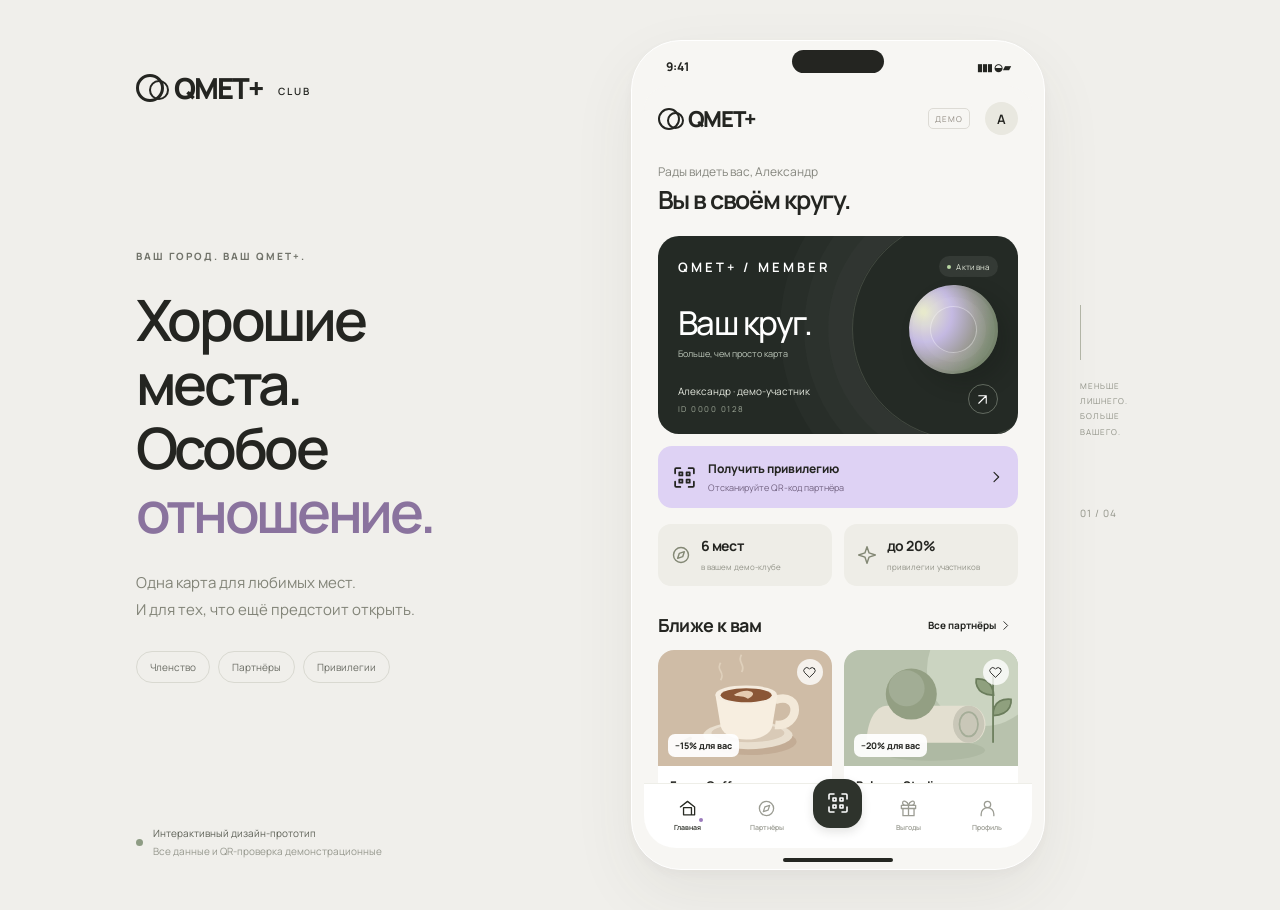
<file: index.html>
<!doctype html>
<html lang="ru">
<head>
<meta charset="utf-8"><meta name="viewport" content="width=device-width, initial-scale=1, viewport-fit=cover"><meta name="theme-color" content="#f6f5f2">
<title>QMET+ — клубная карта</title><meta name="description" content="Интерактивный дизайн-прототип клуба QMET+. Членство, партнёры, привилегии и демонстрационная QR-проверка.">
<link rel="stylesheet" href="styles.css"><link rel="icon" type="image/svg+xml" href="favicon.svg">
</head>
<body>
<div class="presentation">
  <aside class="intro">
    <div class="wordmark"><span class="brand-symbol"></span>QMET+<span class="small-label">CLUB</span></div>
    <div class="intro-body"><div class="eyebrow">ВАШ ГОРОД. ВАШ QMET+.</div><h1>Хорошие места.<br>Особое<br><span>отношение.</span></h1><p>Одна карта для любимых мест.<br>И для тех, что ещё предстоит открыть.</p>
    <div class="intro-tags"><span>Членство</span><span>Партнёры</span><span>Привилегии</span></div></div>
    <div class="intro-footer"><span class="tiny-circle"></span><div>Интерактивный дизайн-прототип<br><span>Все данные и QR-проверка демонстрационные</span></div></div>
  </aside>
  <div class="device-shell">
    <div class="device-top" aria-hidden="true"><span>9:41</span><div class="device-island"></div><span class="device-signals">▮▮▮ &nbsp;◒ ▰</span></div>
    <div class="app" id="app">
      <header class="app-header"><button class="app-logo" data-action="nav" data-tab="home" aria-label="QMET+, главная"><span class="brand-symbol"></span>QMET+</button><span class="demo-badge">ДЕМО</span><button class="avatar" data-action="nav" data-tab="profile" aria-label="Профиль участника">А</button></header>
      <main id="content" tabindex="-1"></main>
      <nav class="bottom-nav" aria-label="Основная навигация">
        <button class="nav-item active" data-action="nav" data-tab="home"><span data-icon="home"></span><span>Главная</span></button>
        <button class="nav-item" data-action="nav" data-tab="partners"><span data-icon="compass"></span><span>Партнёры</span></button>
        <button class="nav-item scan-nav" data-action="scan" aria-label="Сканировать QR партнёра"><span data-icon="scan"></span></button>
        <button class="nav-item" data-action="nav" data-tab="benefits"><span data-icon="gift"></span><span>Выгоды</span></button>
        <button class="nav-item" data-action="nav" data-tab="profile"><span data-icon="user"></span><span>Профиль</span></button>
      </nav>
      <div id="modal-root"></div><div class="toast" id="toast" role="status"></div>
    </div>
    <div class="home-indicator" aria-hidden="true"></div>
  </div>
  <aside class="side-note"><span class="side-line"></span><span>МЕНЬШЕ ЛИШНЕГО.<br>БОЛЬШЕ ВАШЕГО.</span><div class="side-number">01 / 04</div></aside>
</div>
<script src="app.js"></script>
</body></html>
</file>
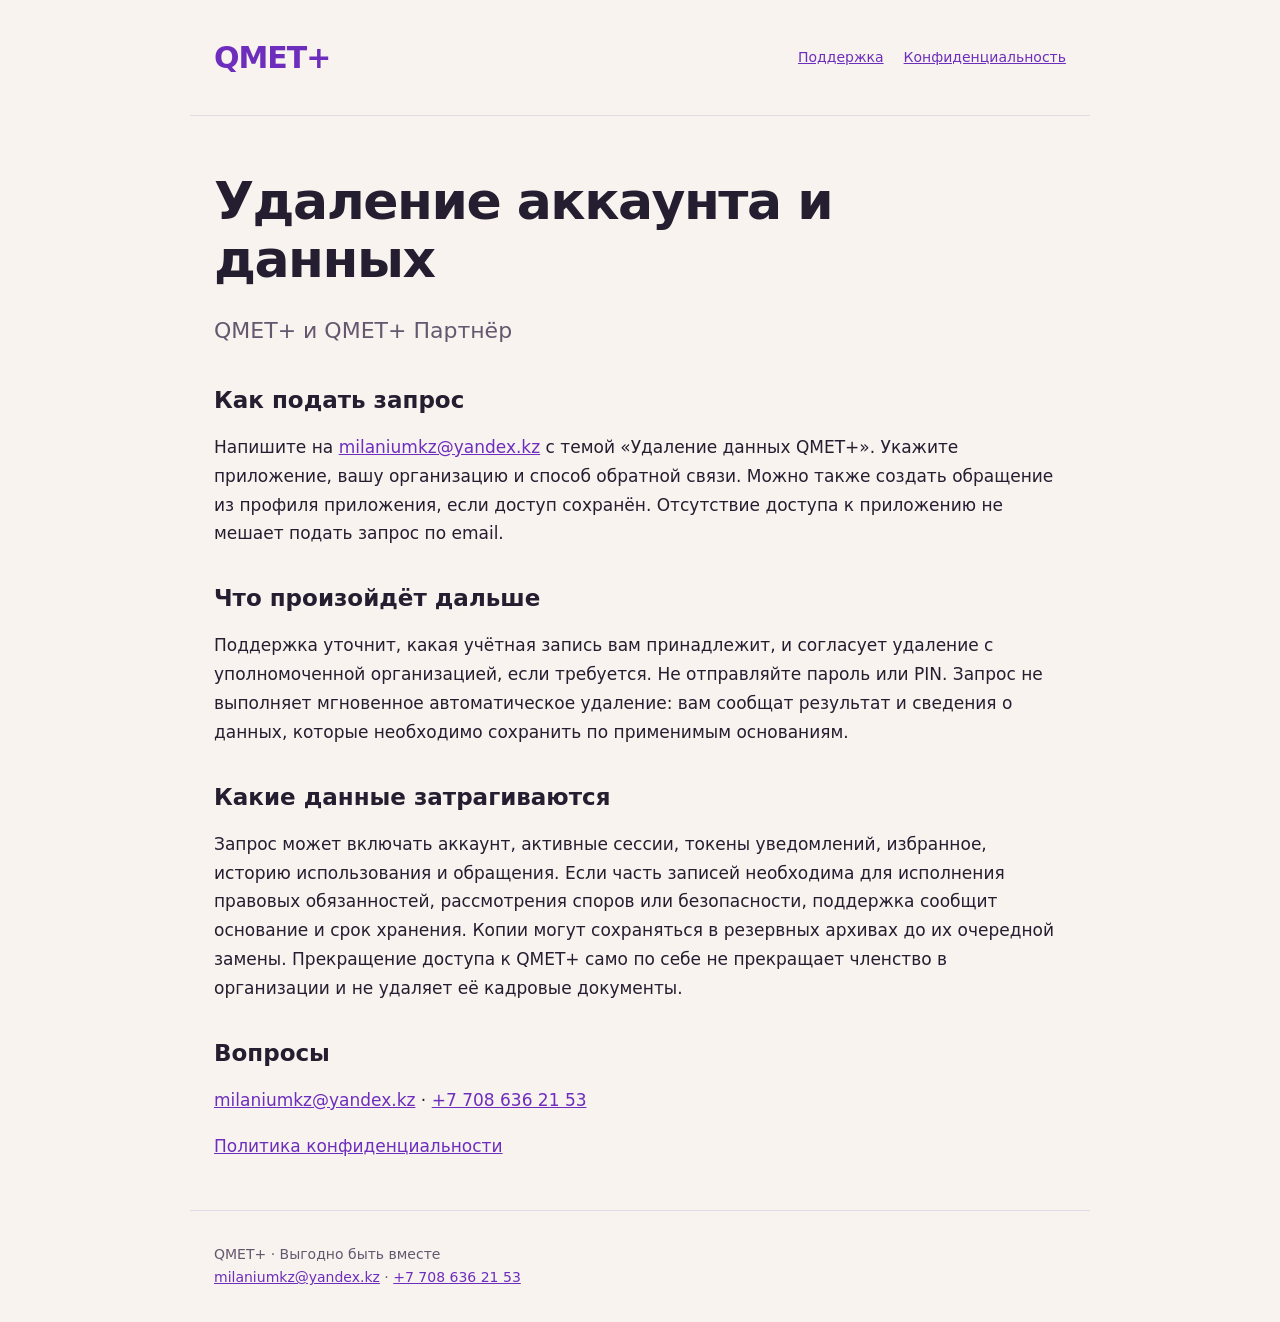
<file: platform/legal/delete-account.html>
<!doctype html><html lang="ru"><head><meta charset="utf-8"><meta name="viewport" content="width=device-width,initial-scale=1"><title>Удаление аккаунта и данных — QMET+</title><meta name="description" content="Удаление аккаунта и данных. QMET+ и QMET+ Партнёр. Контакты поддержки и обработка данных."><style>*{box-sizing:border-box}body{margin:0;background:#f8f3ef;color:#251d30;font:17px/1.7 system-ui,sans-serif}header,main,footer{max-width:900px;margin:auto;padding:32px 24px}header{display:flex;justify-content:space-between;align-items:center;border-bottom:1px solid #e3d9e8}.brand{font-size:30px;font-weight:850;letter-spacing:-1px;color:#6e2ebd;text-decoration:none}nav{display:flex;gap:20px;font-size:14px}a{color:#6e2ebd;overflow-wrap:anywhere}h1{font-size:clamp(32px,6vw,52px);line-height:1.12;letter-spacing:-1.5px;margin:24px 0}h2{font-size:23px;line-height:1.3;margin:36px 0 12px}.lead{font-size:22px;color:#64586f}.card{background:white;border:1px solid #e3d9e8;border-radius:22px;padding:4px 24px 18px}footer{font-size:14px;color:#64586f;border-top:1px solid #e3d9e8}@media(max-width:550px){header{align-items:flex-start;gap:16px;flex-direction:column}nav{gap:14px;flex-wrap:wrap}}</style></head><body><header><a class="brand" href="support.html">QMET+</a><nav><a href="support.html">Поддержка</a><a href="privacy.html">Конфиденциальность</a></nav></header><main><h1>Удаление аккаунта и данных</h1>
<p class="lead">QMET+ и QMET+ Партнёр</p>
<h2>Как подать запрос</h2><p>Напишите на <a href="mailto:milaniumkz@yandex.kz?subject=Удаление%20данных%20QMET%2B">milaniumkz@yandex.kz</a> с темой «Удаление данных QMET+». Укажите приложение, вашу организацию и способ обратной связи. Можно также создать обращение из профиля приложения, если доступ сохранён. Отсутствие доступа к приложению не мешает подать запрос по email.</p>
<h2>Что произойдёт дальше</h2><p>Поддержка уточнит, какая учётная запись вам принадлежит, и согласует удаление с уполномоченной организацией, если требуется. Не отправляйте пароль или PIN. Запрос не выполняет мгновенное автоматическое удаление: вам сообщат результат и сведения о данных, которые необходимо сохранить по применимым основаниям.</p>
<h2>Какие данные затрагиваются</h2><p>Запрос может включать аккаунт, активные сессии, токены уведомлений, избранное, историю использования и обращения. Если часть записей необходима для исполнения правовых обязанностей, рассмотрения споров или безопасности, поддержка сообщит основание и срок хранения. Копии могут сохраняться в резервных архивах до их очередной замены. Прекращение доступа к QMET+ само по себе не прекращает членство в организации и не удаляет её кадровые документы.</p>
<h2>Вопросы</h2><p><a href="mailto:milaniumkz@yandex.kz">milaniumkz@yandex.kz</a> · <a href="tel:+77086362153">+7 708 636 21 53</a></p><p><a href="privacy.html">Политика конфиденциальности</a></p></main><footer>QMET+ · Выгодно быть вместе<br><a href="mailto:milaniumkz@yandex.kz">milaniumkz@yandex.kz</a> · <a href="tel:+77086362153">+7 708 636 21 53</a></footer></body></html>
</file>
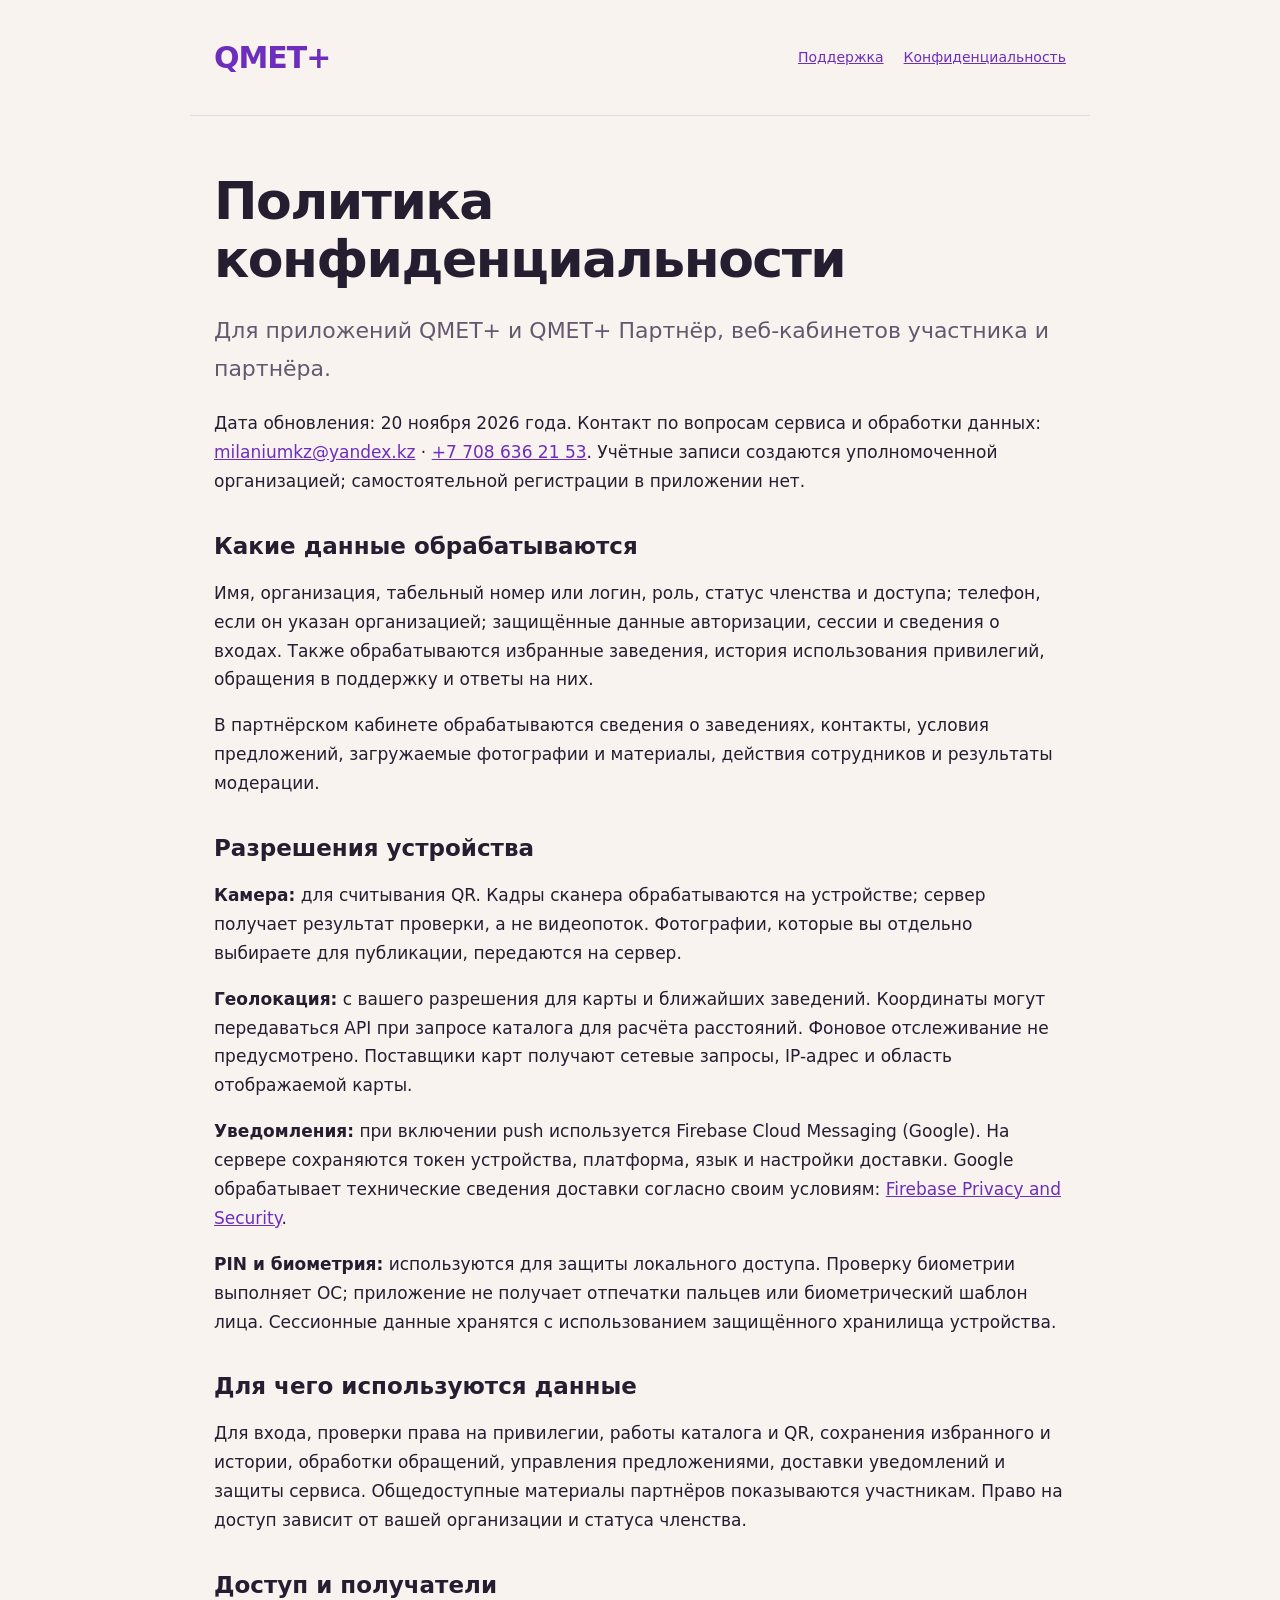
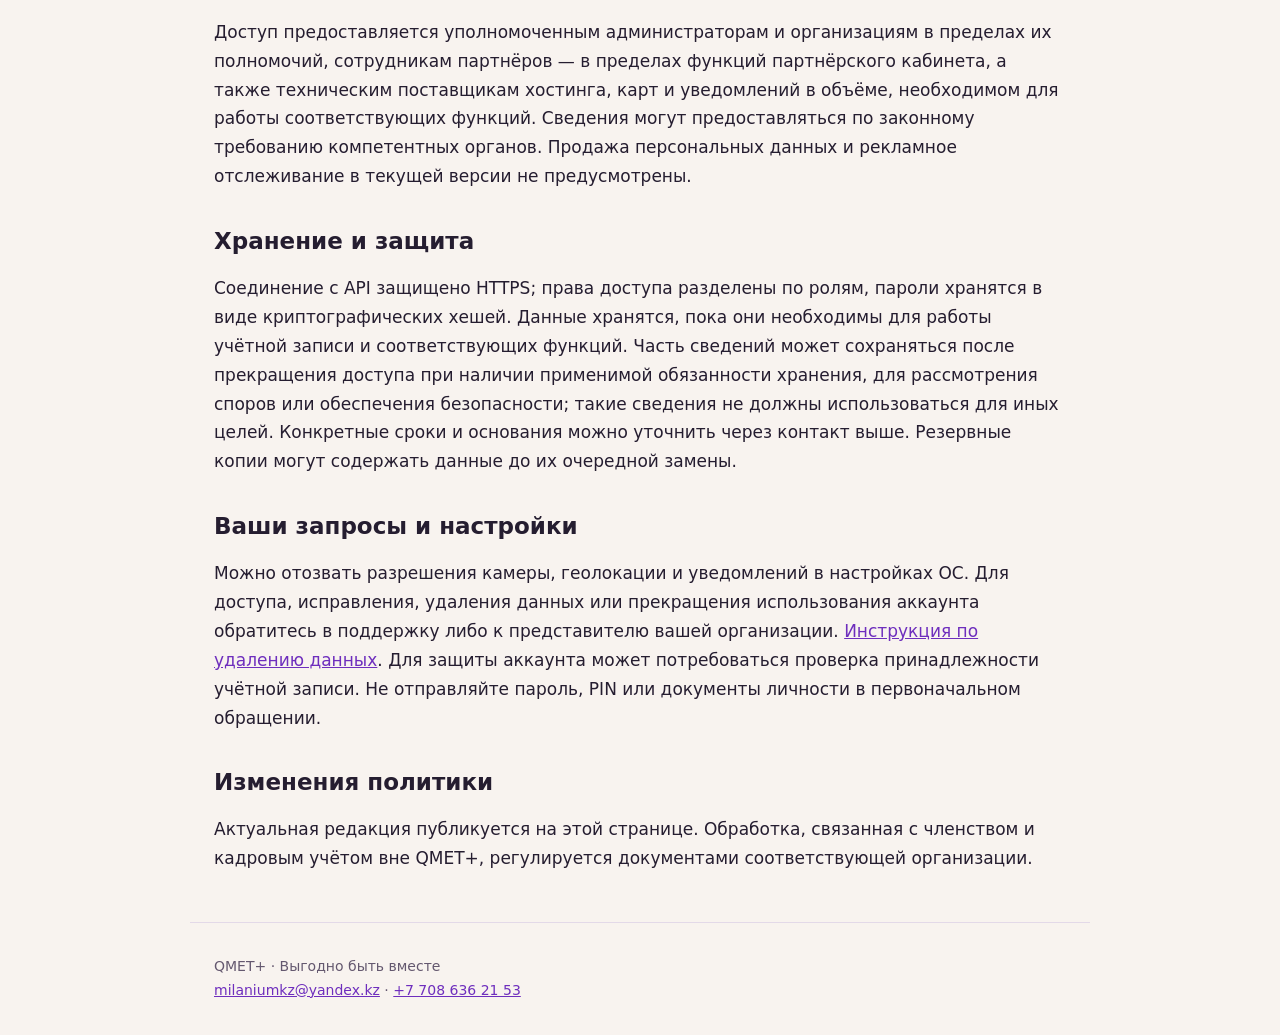
<file: platform/legal/privacy.html>
<!doctype html><html lang="ru"><head><meta charset="utf-8"><meta name="viewport" content="width=device-width,initial-scale=1"><title>Политика конфиденциальности — QMET+</title><meta name="description" content="Политика конфиденциальности. QMET+ и QMET+ Партнёр. Контакты поддержки и обработка данных."><style>*{box-sizing:border-box}body{margin:0;background:#f8f3ef;color:#251d30;font:17px/1.7 system-ui,sans-serif}header,main,footer{max-width:900px;margin:auto;padding:32px 24px}header{display:flex;justify-content:space-between;align-items:center;border-bottom:1px solid #e3d9e8}.brand{font-size:30px;font-weight:850;letter-spacing:-1px;color:#6e2ebd;text-decoration:none}nav{display:flex;gap:20px;font-size:14px}a{color:#6e2ebd;overflow-wrap:anywhere}h1{font-size:clamp(32px,6vw,52px);line-height:1.12;letter-spacing:-1.5px;margin:24px 0}h2{font-size:23px;line-height:1.3;margin:36px 0 12px}.lead{font-size:22px;color:#64586f}.card{background:white;border:1px solid #e3d9e8;border-radius:22px;padding:4px 24px 18px}footer{font-size:14px;color:#64586f;border-top:1px solid #e3d9e8}@media(max-width:550px){header{align-items:flex-start;gap:16px;flex-direction:column}nav{gap:14px;flex-wrap:wrap}}</style></head><body><header><a class="brand" href="support.html">QMET+</a><nav><a href="support.html">Поддержка</a><a href="privacy.html">Конфиденциальность</a></nav></header><main><h1>Политика конфиденциальности</h1>
<p class="lead">Для приложений QMET+ и QMET+ Партнёр, веб-кабинетов участника и партнёра.</p>
<p>Дата обновления: 20 ноября 2026 года. Контакт по вопросам сервиса и обработки данных: <a href="mailto:milaniumkz@yandex.kz">milaniumkz@yandex.kz</a> · <a href="tel:+77086362153">+7 708 636 21 53</a>. Учётные записи создаются уполномоченной организацией; самостоятельной регистрации в приложении нет.</p>
<h2>Какие данные обрабатываются</h2>
<p>Имя, организация, табельный номер или логин, роль, статус членства и доступа; телефон, если он указан организацией; защищённые данные авторизации, сессии и сведения о входах. Также обрабатываются избранные заведения, история использования привилегий, обращения в поддержку и ответы на них.</p>
<p>В партнёрском кабинете обрабатываются сведения о заведениях, контакты, условия предложений, загружаемые фотографии и материалы, действия сотрудников и результаты модерации.</p>
<h2>Разрешения устройства</h2>
<p><strong>Камера:</strong> для считывания QR. Кадры сканера обрабатываются на устройстве; сервер получает результат проверки, а не видеопоток. Фотографии, которые вы отдельно выбираете для публикации, передаются на сервер.</p>
<p><strong>Геолокация:</strong> с вашего разрешения для карты и ближайших заведений. Координаты могут передаваться API при запросе каталога для расчёта расстояний. Фоновое отслеживание не предусмотрено. Поставщики карт получают сетевые запросы, IP-адрес и область отображаемой карты.</p>
<p><strong>Уведомления:</strong> при включении push используется Firebase Cloud Messaging (Google). На сервере сохраняются токен устройства, платформа, язык и настройки доставки. Google обрабатывает технические сведения доставки согласно своим условиям: <a href="https://firebase.google.com/support/privacy">Firebase Privacy and Security</a>.</p>
<p><strong>PIN и биометрия:</strong> используются для защиты локального доступа. Проверку биометрии выполняет ОС; приложение не получает отпечатки пальцев или биометрический шаблон лица. Сессионные данные хранятся с использованием защищённого хранилища устройства.</p>
<h2>Для чего используются данные</h2>
<p>Для входа, проверки права на привилегии, работы каталога и QR, сохранения избранного и истории, обработки обращений, управления предложениями, доставки уведомлений и защиты сервиса. Общедоступные материалы партнёров показываются участникам. Право на доступ зависит от вашей организации и статуса членства.</p>
<h2>Доступ и получатели</h2>
<p>Доступ предоставляется уполномоченным администраторам и организациям в пределах их полномочий, сотрудникам партнёров — в пределах функций партнёрского кабинета, а также техническим поставщикам хостинга, карт и уведомлений в объёме, необходимом для работы соответствующих функций. Сведения могут предоставляться по законному требованию компетентных органов. Продажа персональных данных и рекламное отслеживание в текущей версии не предусмотрены.</p>
<h2>Хранение и защита</h2>
<p>Соединение с API защищено HTTPS; права доступа разделены по ролям, пароли хранятся в виде криптографических хешей. Данные хранятся, пока они необходимы для работы учётной записи и соответствующих функций. Часть сведений может сохраняться после прекращения доступа при наличии применимой обязанности хранения, для рассмотрения споров или обеспечения безопасности; такие сведения не должны использоваться для иных целей. Конкретные сроки и основания можно уточнить через контакт выше. Резервные копии могут содержать данные до их очередной замены.</p>
<h2>Ваши запросы и настройки</h2>
<p>Можно отозвать разрешения камеры, геолокации и уведомлений в настройках ОС. Для доступа, исправления, удаления данных или прекращения использования аккаунта обратитесь в поддержку либо к представителю вашей организации. <a href="delete-account.html">Инструкция по удалению данных</a>. Для защиты аккаунта может потребоваться проверка принадлежности учётной записи. Не отправляйте пароль, PIN или документы личности в первоначальном обращении.</p>
<h2>Изменения политики</h2>
<p>Актуальная редакция публикуется на этой странице. Обработка, связанная с членством и кадровым учётом вне QMET+, регулируется документами соответствующей организации.</p></main><footer>QMET+ · Выгодно быть вместе<br><a href="mailto:milaniumkz@yandex.kz">milaniumkz@yandex.kz</a> · <a href="tel:+77086362153">+7 708 636 21 53</a></footer></body></html>
</file>
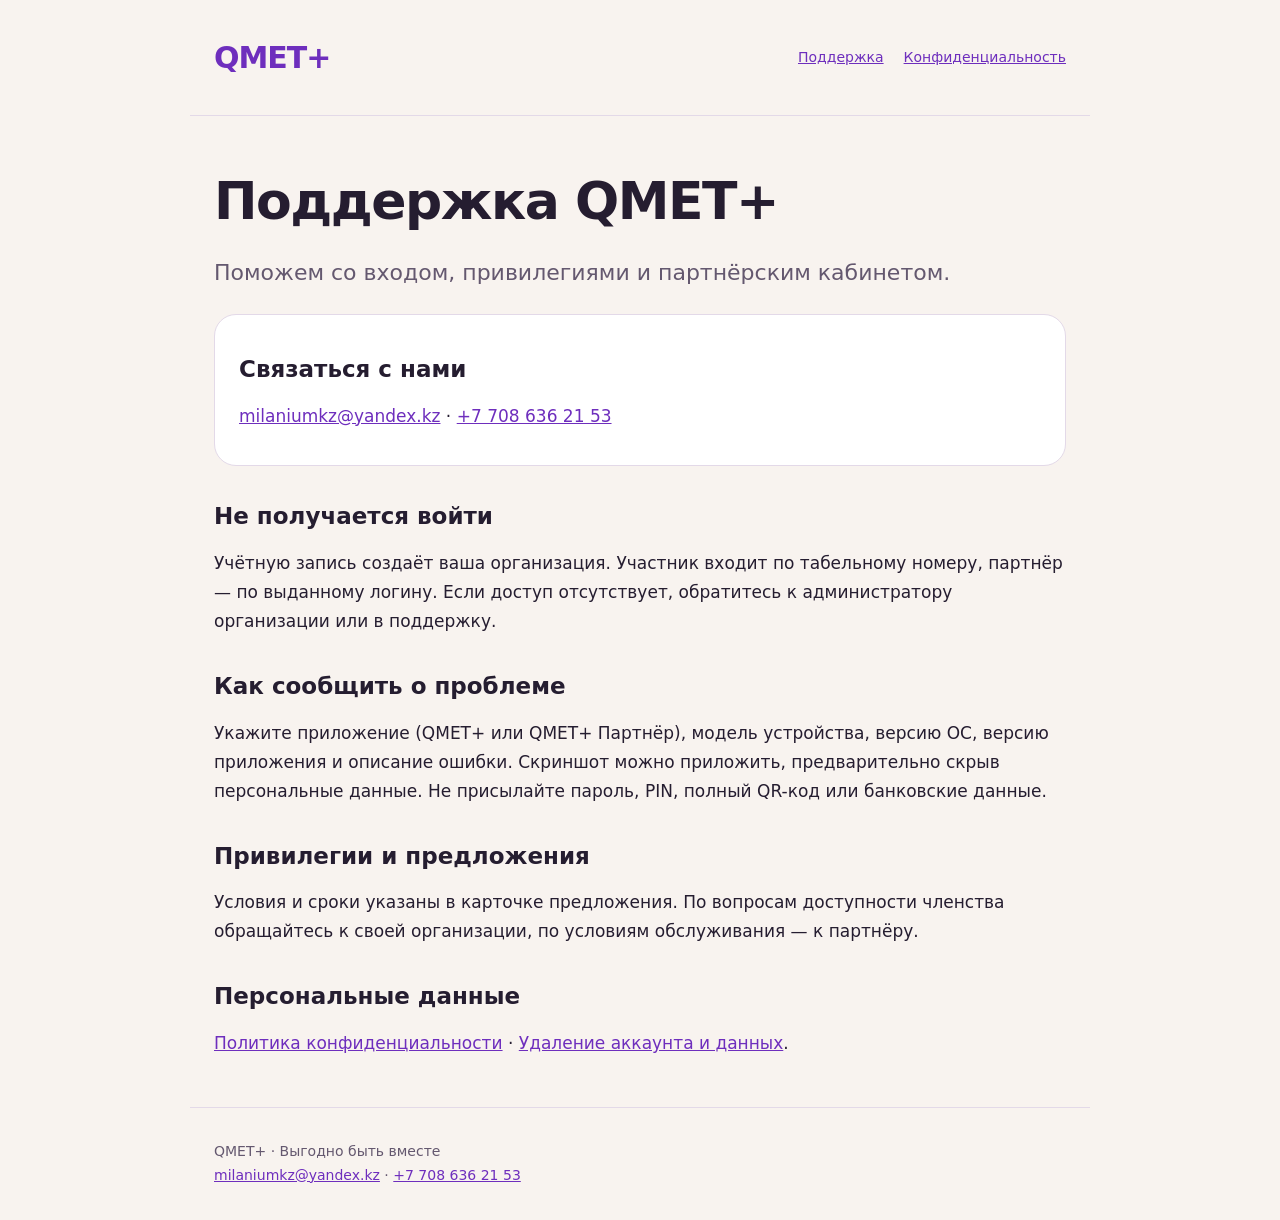
<file: platform/legal/support.html>
<!doctype html><html lang="ru"><head><meta charset="utf-8"><meta name="viewport" content="width=device-width,initial-scale=1"><title>Поддержка QMET+ — QMET+</title><meta name="description" content="Поддержка QMET+. QMET+ и QMET+ Партнёр. Контакты поддержки и обработка данных."><style>*{box-sizing:border-box}body{margin:0;background:#f8f3ef;color:#251d30;font:17px/1.7 system-ui,sans-serif}header,main,footer{max-width:900px;margin:auto;padding:32px 24px}header{display:flex;justify-content:space-between;align-items:center;border-bottom:1px solid #e3d9e8}.brand{font-size:30px;font-weight:850;letter-spacing:-1px;color:#6e2ebd;text-decoration:none}nav{display:flex;gap:20px;font-size:14px}a{color:#6e2ebd;overflow-wrap:anywhere}h1{font-size:clamp(32px,6vw,52px);line-height:1.12;letter-spacing:-1.5px;margin:24px 0}h2{font-size:23px;line-height:1.3;margin:36px 0 12px}.lead{font-size:22px;color:#64586f}.card{background:white;border:1px solid #e3d9e8;border-radius:22px;padding:4px 24px 18px}footer{font-size:14px;color:#64586f;border-top:1px solid #e3d9e8}@media(max-width:550px){header{align-items:flex-start;gap:16px;flex-direction:column}nav{gap:14px;flex-wrap:wrap}}</style></head><body><header><a class="brand" href="support.html">QMET+</a><nav><a href="support.html">Поддержка</a><a href="privacy.html">Конфиденциальность</a></nav></header><main><h1>Поддержка QMET+</h1>
<p class="lead">Поможем со входом, привилегиями и партнёрским кабинетом.</p>
<div class="card"><h2>Связаться с нами</h2><p><a href="mailto:milaniumkz@yandex.kz">milaniumkz@yandex.kz</a> · <a href="tel:+77086362153">+7 708 636 21 53</a></p></div>
<h2>Не получается войти</h2><p>Учётную запись создаёт ваша организация. Участник входит по табельному номеру, партнёр — по выданному логину. Если доступ отсутствует, обратитесь к администратору организации или в поддержку.</p>
<h2>Как сообщить о проблеме</h2><p>Укажите приложение (QMET+ или QMET+ Партнёр), модель устройства, версию ОС, версию приложения и описание ошибки. Скриншот можно приложить, предварительно скрыв персональные данные. Не присылайте пароль, PIN, полный QR-код или банковские данные.</p>
<h2>Привилегии и предложения</h2><p>Условия и сроки указаны в карточке предложения. По вопросам доступности членства обращайтесь к своей организации, по условиям обслуживания — к партнёру.</p>
<h2>Персональные данные</h2><p><a href="privacy.html">Политика конфиденциальности</a> · <a href="delete-account.html">Удаление аккаунта и данных</a>.</p></main><footer>QMET+ · Выгодно быть вместе<br><a href="mailto:milaniumkz@yandex.kz">milaniumkz@yandex.kz</a> · <a href="tel:+77086362153">+7 708 636 21 53</a></footer></body></html>
</file>
<file: styles.css>
@import url('https://fonts.googleapis.com/css2?family=Manrope:wght@400;500;600;650;700;750;800&display=swap');
:root{--bg:#f7f6f3;--paper:#fff;--ink:#242521;--muted:#888981;--line:#e6e6df;--lavender:#ded2f4;--purple:#715195;--green:#50785a;--font:'Manrope',-apple-system,BlinkMacSystemFont,'Segoe UI',sans-serif}
*{box-sizing:border-box}body{margin:0;background:#f0efeb;color:var(--ink);font-family:var(--font);font-size:14px}button,input,select{font:inherit}button{color:inherit;cursor:pointer;border:0;background:none}button:focus-visible,input:focus-visible,select:focus-visible{outline:3px solid #a18ac0;outline-offset:3px}button{-webkit-tap-highlight-color:transparent}svg{display:block}button svg{pointer-events:none}a{color:inherit}.presentation{min-height:100vh;max-width:1440px;margin:auto;display:flex;align-items:center;justify-content:center;gap:95px;padding:40px 54px}.intro{width:400px;align-self:stretch;display:flex;flex-direction:column;padding:28px 0 10px}.wordmark{font-size:29px;font-weight:800;letter-spacing:-1.8px;display:flex;gap:10px;align-items:center}.brand-symbol{width:28px;height:28px;border:3px solid;display:inline-block;border-radius:50%;position:relative;flex:none}.brand-symbol:after{content:'';position:absolute;width:16px;height:16px;border:2px solid;border-radius:50%;top:3px;left:10px;background:inherit}.small-label{font-size:10px;letter-spacing:2px;font-weight:600;margin:6px 0 0 4px}.intro-body{margin:auto 0;padding:80px 0}.eyebrow{font-size:10px;font-weight:750;letter-spacing:2px;margin-bottom:25px;color:#71736a}h1{font-size:57px;line-height:1.12;letter-spacing:-3.3px;font-weight:600;margin:0 0 25px}h1 span{color:#8a739e}.intro p{font-size:15px;line-height:1.8;color:#828478}.intro-tags{display:flex;gap:8px;margin-top:28px}.intro-tags span{border:1px solid #d9d9d1;border-radius:30px;padding:8px 13px;font-size:10px;color:#6b6d65}.intro-footer{font-size:10px;line-height:1.8;display:flex;gap:10px;align-items:center;color:#5f6258}.intro-footer span:not(.tiny-circle){color:#96988e}.tiny-circle{display:block;width:7px;height:7px;border-radius:50%;background:#8e9c84}.device-shell{height:min(866px,calc(100vh - 70px));min-height:700px;width:414px;border-radius:50px;background:var(--bg);padding:12px;flex:none;box-shadow:0 24px 65px #49463612,0 4px 10px #49463609;border:1px solid #fff;position:relative;overflow:hidden}.device-top{height:33px;display:flex;align-items:center;justify-content:space-between;padding:0 22px 6px;font-size:12px;font-weight:750;position:relative}.device-island{height:23px;width:92px;position:absolute;background:#242521;left:50%;top:-3px;transform:translateX(-50%);border-radius:18px}.device-signals{font-size:10px;letter-spacing:-1px}.app{position:relative;height:calc(100% - 42px);display:flex;flex-direction:column;overflow:hidden;border-radius:25px 25px 32px 32px;background:var(--bg)}.app-header{padding:16px 14px 10px;display:flex;align-items:center;gap:9px;background:var(--bg);flex:none}.app-logo{display:flex;align-items:center;gap:8px;font-weight:800;font-size:22px;letter-spacing:-1.3px;padding:0}.app-logo .brand-symbol{width:22px;height:22px;border-width:2.6px}.app-logo .brand-symbol:after{width:13px;height:13px;top:2px;left:7px}.demo-badge{margin-left:auto;font-size:8px;color:#918b82;letter-spacing:1px;border:1px solid #dddbd5;padding:4px 6px;border-radius:5px}.avatar{background:#e9e8e0;width:33px;height:33px;border-radius:50%;font-size:13px;margin-left:6px;font-weight:650}main{overflow:auto;flex:1;scrollbar-width:none;padding:18px 14px 26px}main::-webkit-scrollbar,.chips::-webkit-scrollbar{display:none}.greeting{font-size:12px;color:#85867e;margin:0 0 4px}h2{font-size:25px;line-height:1.25;letter-spacing:-1.15px;font-weight:650;margin:0}h3{font-size:18px;letter-spacing:-.6px;font-weight:700;margin:0}.heading-row{display:flex;justify-content:space-between;align-items:center;margin:27px 0 13px}.text-link{font-size:10px;font-weight:700;display:flex;align-items:center;gap:3px}.text-link svg{width:13px;height:13px}.member-card{margin-top:21px;background:#242a25;border-radius:21px;min-height:190px;padding:20px;position:relative;overflow:hidden;color:#fff;display:block;width:100%;text-align:left}.member-card:before{content:'';position:absolute;width:220px;height:220px;right:-56px;top:-18px;border:1px solid #9ba28f40;border-radius:50%;box-shadow:0 0 0 24px #9ba28f08,0 0 0 48px #9ba28f08,0 0 0 72px #9ba28f08}.card-top{display:flex;align-items:center;justify-content:space-between;position:relative}.card-brand{font-size:13px;letter-spacing:3px;font-weight:650}.status-pill{font-size:8px;letter-spacing:.3px;display:flex;align-items:center;gap:5px;border-radius:20px;padding:5px 8px;background:#ffffff13;color:#e0e6d8}.status-pill i{height:4px;width:4px;border-radius:50%;background:#b7d6a2}.card-title{font-size:33px;font-weight:500;letter-spacing:-1.5px;margin:23px 0 2px;position:relative}.card-sub{font-size:9px;color:#bcc6b9}.card-bottom{margin-top:24px;display:flex;justify-content:space-between;align-items:flex-end;position:relative}.card-name{font-size:10px;color:#e4e8de}.card-number{font-size:8px;color:#9fa999;margin-top:5px;letter-spacing:1.5px}.card-circle{border:1px solid #bec9b666;border-radius:50%;width:30px;height:30px;display:grid;place-items:center}.card-circle svg{width:15px;height:15px}.card-orb{position:absolute;right:20px;top:49px;height:89px;width:89px;transform:rotate(-20deg);border-radius:50%;background:radial-gradient(ellipse at 25% 20%,#e6e8ca 2%,#c4b9e2 30%,#9e9c9a 54%,#818f74 75%);box-shadow:inset -10px -5px 14px #525e5638,7px 13px 20px #10120d35}.card-orb:after{content:'';position:absolute;inset:21px;border:1px solid #ffffff60;border-radius:50%;box-shadow:0 0 0 9px #ffffff0a,0 0 0 18px #ffffff0a}.scan-cta{margin:12px 0 0;border-radius:14px;background:var(--lavender);width:100%;padding:14px;display:flex;gap:11px;align-items:center;text-align:left}.scan-cta>svg{width:25px;height:25px}.scan-cta strong{display:block;font-size:12px;font-weight:750}.scan-cta small{font-size:9px;color:#736382;display:block;margin-top:4px}.scan-cta .end-arrow{margin-left:auto;width:16px;height:16px}.mini-stats{display:grid;grid-template-columns:1fr 1fr;gap:12px;margin-top:16px}.mini-stat{background:#eeede7;border-radius:13px;padding:12px 13px;display:flex;gap:10px;align-items:center}.mini-stat svg{width:20px;height:20px;color:#838875}.mini-stat strong{font-size:14px;display:block;letter-spacing:-.4px}.mini-stat small{font-size:8px;color:#929388}.partner-grid{display:grid;grid-template-columns:1fr 1fr;gap:12px}.partner-card{min-width:0;text-align:left;background:#fff;border-radius:16px;overflow:hidden;position:relative}.partner-open{width:100%;padding:0;text-align:left}.art{height:116px;position:relative;overflow:hidden;display:flex;align-items:center;justify-content:center}.art svg{width:100%;height:100%}.art .benefit-label{position:absolute;bottom:9px;left:10px;background:#ffffffee;border-radius:7px;padding:5px 7px;font-size:9px;font-weight:750}.favorite-btn{position:absolute;top:9px;right:9px;width:26px;height:26px;display:grid;place-items:center;border-radius:50%;background:#ffffffc9;z-index:1}.favorite-btn svg{width:13px;height:13px}.favorite-btn.saved{color:#806294}.favorite-btn.saved svg{fill:#806294}.partner-info{padding:11px 12px 12px}.partner-info h4{font-size:12px;margin:0 0 4px;font-weight:750;letter-spacing:-.2px}.partner-info p{font-size:8px;color:#93948b;margin:0}.partner-info .partner-meta{display:flex;justify-content:space-between;align-items:center;gap:5px;font-size:8px;color:#99998f;margin-top:8px}.partner-meta span{display:flex;align-items:center;gap:3px}.partner-meta svg{width:9px;height:9px}.bottom-nav{display:flex;align-items:center;justify-content:space-around;background:#fff;padding:10px 7px 11px;flex:none;border-top:1px solid #eeeee8;z-index:3;gap:4px}.nav-item{font-size:7px;color:#9b9c93;display:flex;flex:1;flex-direction:column;align-items:center;gap:5px;padding:5px 0;font-weight:600;white-space:nowrap}.nav-item svg{width:19px;height:19px;stroke-width:1.65}.nav-item.active{color:#282b23}.nav-item.active>span:first-child{position:relative}.nav-item.active>span:first-child:after{content:'';width:4px;height:4px;position:absolute;background:#9b7bbc;bottom:-4px;right:-6px;border-radius:50%}.scan-nav{flex:none;margin:-25px 5px 0;background:#2e332c;color:#fff;width:49px;height:49px;border-radius:17px;box-shadow:0 4px 10px #24252120}.scan-nav svg{width:24px;height:24px;margin-top:7px;stroke-width:1.6}.home-indicator{width:110px;height:4px;border-radius:5px;background:#252722;position:absolute;bottom:7px;left:50%;transform:translateX(-50%)}.side-note{height:300px;width:65px;align-self:center;font-size:8px;line-height:1.9;color:#8f9186;letter-spacing:1px;margin-left:-60px}.side-line{display:block;height:55px;width:1px;background:#b4b7a8;margin-bottom:18px}.side-number{margin-top:65px;white-space:nowrap;font-size:10px}.page-intro{font-size:10px;line-height:1.6;color:#929389;margin:8px 0 20px}.search{position:relative;display:flex;align-items:center;gap:8px;padding:12px 13px;border-radius:12px;background:#ecece5;margin:18px 0 13px}.search svg{width:15px;height:15px;color:#909487}.search input{width:100%;border:0;background:none;color:var(--ink);font-size:11px;outline:none}.search input::placeholder{color:#9c9e93}.chips{display:flex;overflow:auto;gap:7px;margin:0 -14px 20px;padding:0 14px;scrollbar-width:none}.chip{font-size:9px;border:1px solid #dfdfd8;border-radius:30px;padding:8px 12px;white-space:nowrap;color:#82867a}.chip.selected{background:#30372e;color:#fff;border-color:#30372e}.results-line{font-size:9px;color:#989b8e;margin:0 0 12px}.empty-state{text-align:center;padding:35px 12px;color:#999c90;font-size:11px;line-height:1.8}.empty-state svg{width:34px;height:34px;margin:0 auto 10px}.section-top{display:flex;justify-content:space-between;align-items:center}.pill-action{background:#eae3f2;border-radius:10px;padding:8px;font-size:9px;display:flex;align-items:center;gap:5px;color:#7b5b92}.pill-action svg{width:13px;height:13px}.perk-banner{background:#e9e1f1;border-radius:20px;padding:22px;position:relative;overflow:hidden;margin:20px 0 15px;min-height:154px}.perk-banner .eyebrow{font-size:8px;letter-spacing:1.2px;color:#8f7aa0;margin-bottom:10px}.perk-banner h3{font-size:24px;font-weight:600;line-height:1.2;max-width:180px}.perk-banner p{font-size:9px;color:#8b7a98;margin-bottom:0}.perk-banner .flower{position:absolute;width:98px;height:98px;right:-12px;top:28px;color:#c3addb}.benefit-list{display:flex;flex-direction:column;gap:10px}.benefit-row{background:white;border-radius:14px;display:flex;align-items:center;padding:10px;gap:12px;text-align:left}.benefit-row .art{height:65px;width:65px;border-radius:10px;flex:none}.benefit-row h4{font-size:11px;margin:0 0 4px}.benefit-row p{font-size:8px;color:#999b91;margin:0 0 7px}.benefit-row strong{font-size:10px;color:#7c5c97}.benefit-row>svg{width:15px;height:15px;margin-left:auto;color:#a3a69a}.profile-card{display:flex;align-items:center;gap:14px;margin:23px 0}.profile-avatar{width:60px;height:60px;border-radius:50%;background:#ded2f0;display:grid;place-items:center;font-size:25px;color:#83649a}.profile-card h3{font-size:20px}.profile-card p{font-size:10px;color:#929788;margin:5px 0}.profile-membership{padding:17px;background:#fff;border-radius:15px;display:flex;justify-content:space-between;align-items:center;width:100%;text-align:left}.profile-membership strong{font-size:12px;display:block}.profile-membership small{font-size:9px;color:#969b8f;display:block;margin-top:5px}.active-label{font-size:8px;background:#e8eee2;padding:6px 8px;border-radius:20px;color:#6a805d}.muted-label{background:#f5e7dc;color:#a57b59}.settings-row{width:100%;display:flex;align-items:center;gap:12px;padding:17px 0;text-align:left;border-bottom:1px solid var(--line);font-size:11px}.settings-row>svg{width:18px;height:18px;color:#8f9586}.settings-row .end-arrow{margin-left:auto;width:14px}.demo-note{font-size:9px;line-height:1.7;color:#999b91;padding:18px 5px;margin:12px 0;text-align:center}.history-row{padding:13px 0;border-bottom:1px solid var(--line);display:flex;justify-content:space-between;align-items:center}.history-row strong{font-size:11px}.history-row small{display:block;font-size:8px;color:#969b8e;margin-top:5px}.history-row>span{font-size:8px;color:#8d729d;background:#ebe3f1;padding:5px 7px;border-radius:6px}.modal-backdrop{position:absolute;inset:0;background:#21291f55;z-index:10;display:flex;align-items:flex-end;backdrop-filter:blur(4px);animation:fade .18s}.sheet{background:var(--bg);border-radius:26px 26px 0 0;width:100%;max-height:95%;overflow:auto;scrollbar-width:none;animation:slide .25s;padding:0 21px 23px;position:relative}.sheet-handle{height:4px;width:32px;background:#d5d7cc;border-radius:3px;margin:10px auto 17px}.close-btn{position:absolute;right:16px;top:17px;background:#ffffffd9;border-radius:50%;height:29px;width:29px;display:grid;place-items:center;z-index:2}.close-btn svg{height:15px;width:15px}.sheet-header{display:flex;align-items:center;gap:8px;margin-bottom:17px;padding-right:35px}.sheet-header h2{font-size:21px}.detail-hero{height:179px;border-radius:17px;overflow:hidden;margin-bottom:19px}.detail-hero .art{height:100%}.detail-title{display:flex;justify-content:space-between;align-items:center}.detail-title h2{font-size:25px}.detail-sub{font-size:10px;color:#999b90;margin:6px 0 19px}.discount-box{border-radius:15px;background:#e5dbef;display:flex;gap:14px;padding:15px;align-items:center;margin:16px 0}.discount-box strong{font-size:31px;letter-spacing:-1.5px;font-weight:600}.discount-box span{font-size:11px;line-height:1.5;color:#7e6492}.detail-copy{font-size:11px;line-height:1.75;color:#8a8f81;margin:13px 0}.info-line{display:flex;align-items:flex-start;gap:10px;font-size:10px;line-height:1.7;margin:13px 0}.info-line svg{width:15px;height:15px;flex:none;color:#9a9e91;margin-top:1px}.info-line small{display:block;color:#9b9e92;font-size:9px}.primary-btn{background:#2e352c;color:white;border-radius:13px;padding:15px 16px;font-size:11px;font-weight:700;width:100%;display:flex;align-items:center;justify-content:center;gap:9px;margin-top:17px;min-height:45px}.primary-btn svg{width:19px;height:19px}.secondary-btn{border:1px solid #dedfd5;border-radius:12px;padding:13px 16px;font-size:10px;font-weight:650;width:100%;margin-top:9px;min-height:43px}.fineprint{font-size:8px;line-height:1.65;text-align:center;color:#a1a396;margin:11px 0 0}.scanner-view{background:#2d342e;border-radius:20px;height:224px;position:relative;display:flex;align-items:center;justify-content:center;overflow:hidden;margin:17px 0}.scanner-view:before{content:'';position:absolute;inset:0;opacity:.18;background-image:linear-gradient(45deg,#ffffff08 25%,transparent 25%),linear-gradient(-45deg,#ffffff08 25%,transparent 25%);background-size:20px 20px}.scan-frame{width:145px;height:145px;position:relative;background:#f6f2e9;border-radius:8px;padding:14px;opacity:.85}.scan-frame:before,.scan-frame:after{content:'';position:absolute;inset:-12px;border:2px solid #d6c3f0;border-radius:15px;clip-path:polygon(0 0,27% 0,27% 4%,4% 4%,4% 27%,0 27%,0 0,100% 0,100% 27%,96% 27%,96% 4%,73% 4%,73% 0,100% 0,100% 100%,73% 100%,73% 96%,96% 96%,96% 73%,100% 73%,100% 100%,0 100%,0 73%,4% 73%,4% 96%,27% 96%,27% 100%,0 100%)}.fake-qr{width:100%;height:100%;position:relative;background:repeating-conic-gradient(#323b2f 0% 25%,#f6f2e9 0% 50%) 0/13px 13px}.qr-eye{position:absolute;border:5px solid #323b2f;background:#f6f2e9;width:33px;height:33px;box-shadow:0 0 0 4px #f6f2e9}.qr-eye:after{content:'';inset:6px;position:absolute;background:#323b2f}.qr-eye.a{top:0;left:0}.qr-eye.b{top:0;right:0}.qr-eye.c{bottom:0;left:0}.scan-demo-label{position:absolute;bottom:13px;letter-spacing:1.7px;color:#bac6b4;font-size:7px}.scanner-view.scanning:after{content:'';position:absolute;left:19%;right:19%;height:2px;background:#dbd0ee;top:30%;box-shadow:0 0 15px #c3a7e8;animation:scan .7s linear infinite}.select-label{display:block;font-size:9px;color:#969b8c;margin:15px 0 6px}.partner-select{width:100%;border:1px solid #dedfd5;background:#fff;border-radius:10px;padding:11px;font-size:11px;color:#4d5848}.info-banner{background:#eeece4;border-radius:10px;padding:12px;font-size:9px;line-height:1.7;color:#949585;margin:14px 0}.result{text-align:center;padding-top:9px}.result-icon{height:70px;width:70px;border-radius:50%;background:#e2e9d8;display:grid;place-items:center;margin:8px auto 20px;color:#6c8556}.result-icon svg{height:32px;width:32px}.result h2{font-size:25px;line-height:1.2}.result>p{font-size:11px;color:#8f9585;line-height:1.7}.result .demo-badge{display:inline-block;margin:0 0 15px}.result-card{text-align:left;background:white;border-radius:16px;padding:18px;margin:20px 0}.result-card .name{font-size:15px;font-weight:750;margin-bottom:5px}.result-card .id{font-size:9px;color:#939b88}.result-card hr{border:0;border-top:1px dashed #dddfd4;margin:17px 0}.result-card .offer{font-size:13px;color:#7b5d93;margin:9px 0}.result-card .result-meta{font-size:9px;color:#909987;display:flex;justify-content:space-between}.result-error .result-icon{background:#f1e1d3;color:#b7865c}.member-big{margin:10px 0 20px}.details-list{margin:20px 0}.details-list div{display:flex;justify-content:space-between;padding:12px 0;border-bottom:1px solid var(--line);font-size:10px}.details-list dt{color:#969c8c}.details-list dd{margin:0;font-weight:600}.state-select{display:flex;gap:6px;margin:9px 0}.state-select button{width:50%;font-size:9px;padding:10px;border:1px solid #dbded1;border-radius:9px}.state-select button.selected{border-color:#9e88b8;background:#e8dff1;color:#7b5a93}.how-step{display:flex;gap:13px;margin:20px 0;font-size:11px;line-height:1.65}.how-step>span{width:28px;height:28px;border-radius:50%;background:#e4d9ef;color:#86659c;display:grid;place-items:center;flex:none;font-size:11px}.how-step strong{display:block;font-size:12px;margin-bottom:3px}.how-step p{color:#989c90;margin:0;font-size:10px}.toast{position:absolute;bottom:90px;left:20px;right:20px;background:#30382deb;color:#fff;border-radius:12px;z-index:30;padding:12px 15px;font-size:10px;line-height:1.5;text-align:center;pointer-events:none;opacity:0;transform:translateY(10px);transition:.2s}.toast.show{opacity:1;transform:translateY(0)}.no-results{grid-column:1/-1}.a11y{position:absolute;width:1px;height:1px;overflow:hidden;clip:rect(0,0,0,0)}@keyframes fade{from{opacity:0}to{opacity:1}}@keyframes slide{from{transform:translateY(20px);opacity:.5}to{transform:translateY(0);opacity:1}}@keyframes scan{from{top:25%}to{top:75%}}@media(min-width:1400px){.presentation{gap:110px}.intro{width:430px}h1{font-size:63px}}@media(max-width:1100px){.side-note{display:none}.presentation{gap:45px;padding:35px}.intro{width:340px}h1{font-size:49px}.device-shell{width:400px}}@media(max-width:850px){.intro{width:280px}h1{font-size:43px}.intro-tags{flex-wrap:wrap}.presentation{gap:30px;padding:25px}.device-shell{width:390px}.intro-body{padding:60px 0}}@media(max-width:720px){body{background:var(--bg)}.presentation{padding:0;display:block;min-height:100dvh}.intro,.side-note,.device-top,.home-indicator{display:none}.device-shell{width:100%;max-width:480px;margin:auto;height:100dvh;min-height:0;border:0;border-radius:0;padding:0;box-shadow:none}.app{height:100%;border-radius:0}.app-header{padding:20px 23px 11px;padding-top:max(20px,env(safe-area-inset-top))}main{padding:20px 23px 30px}.member-card{min-height:205px;padding:22px}.card-title{margin-top:28px;font-size:36px}.card-bottom{margin-top:27px}.card-orb{height:97px;width:97px;top:53px;right:24px}h2{font-size:28px}.greeting{font-size:13px}.scan-cta{padding:16px}.scan-cta strong{font-size:13px}.scan-cta small{font-size:10px}.mini-stat{padding:14px}.mini-stat strong{font-size:16px}.mini-stat small{font-size:9px}.art{height:128px}.partner-info h4{font-size:13px}.partner-info p,.partner-info .partner-meta{font-size:9px}.text-link{font-size:11px}.bottom-nav{padding:11px 12px max(16px,env(safe-area-inset-bottom))}.nav-item{font-size:9px;gap:6px}.nav-item svg{width:22px;height:22px}.scan-nav{width:54px;height:54px}.scan-nav svg{width:26px;height:26px;margin-top:8px}.chips{margin-left:-23px;margin-right:-23px;padding:0 23px}.chip{font-size:10px}.sheet{padding:0 24px 28px}.sheet .detail-hero{height:195px}.sheet .primary-btn{font-size:12px;min-height:48px}.sheet .detail-copy{font-size:12px}.sheet .info-line{font-size:11px}.fineprint{font-size:9px}.info-banner{font-size:10px}.benefit-row{padding:12px}.benefit-row .art{width:73px;height:73px}.benefit-row h4{font-size:12px}.benefit-row p{font-size:9px}.benefit-row strong{font-size:11px}.profile-card{margin:25px 0}.settings-row{font-size:12px;padding:19px 0}.demo-note{font-size:10px}.detail-sub{font-size:11px}.details-list div{font-size:11px}.state-select button{font-size:10px}}@media(prefers-reduced-motion:reduce){*,*:before,*:after{animation:none!important;transition:none!important}}
</file>
